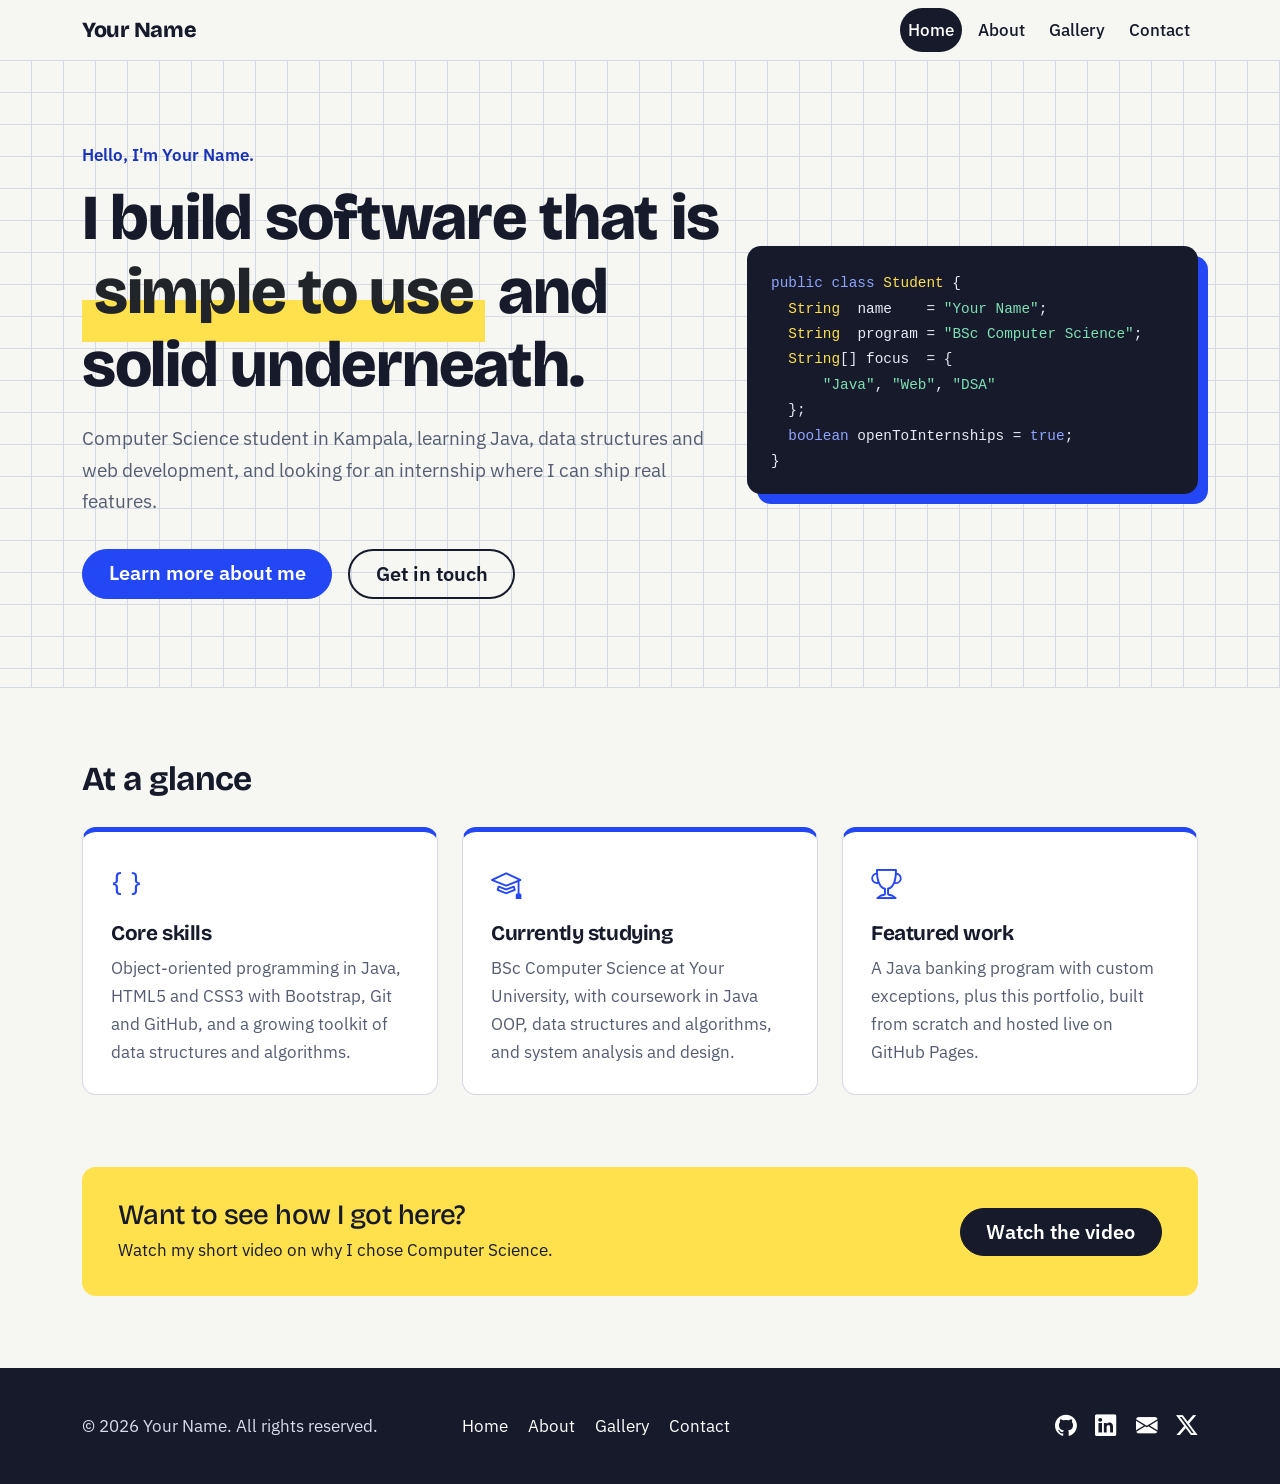
<file: portfolio/index.html>
<!doctype html>
<html lang="en">
  <head>
    <meta charset="UTF-8" />
    <meta name="viewport" content="width=device-width, initial-scale=1" />
    <title>Home | SALEM Giire</title>
    <meta
      name="description"
      content="Portfolio of a Computer Science student: Java, web development and problem solving."
    />
    <link rel="preconnect" href="https://fonts.googleapis.com" />
    <link rel="preconnect" href="https://fonts.gstatic.com" crossorigin />
    <link
      href="https://fonts.googleapis.com/css2?family=Bricolage+Grotesque:opsz,wght@12..96,500;12..96,700;12..96,800&family=IBM+Plex+Sans:wght@400;500;600&family=IBM+Plex+Mono:wght@400;500&display=swap"
      rel="stylesheet"
    />
    <link
      href="https://cdn.jsdelivr.net/npm/bootstrap@5.3.3/dist/css/bootstrap.min.css"
      rel="stylesheet"
    />
    <link
      href="https://cdn.jsdelivr.net/npm/bootstrap-icons@1.11.3/font/bootstrap-icons.min.css"
      rel="stylesheet"
    />
    <link href="css/style.css" rel="stylesheet" />
  </head>
  <body>
    <a class="visually-hidden-focusable skip-link" href="#main"
      >Skip to main content</a
    >
    <nav class="navbar navbar-expand-md sticky-top site-nav">
      <div class="container">
        <a class="navbar-brand" href="index.html">Your Name</a>
        <button
          class="navbar-toggler"
          type="button"
          data-bs-toggle="collapse"
          data-bs-target="#mainNav"
          aria-controls="mainNav"
          aria-expanded="false"
          aria-label="Toggle navigation"
        >
          <span class="navbar-toggler-icon"></span>
        </button>
        <div class="collapse navbar-collapse" id="mainNav">
          <ul class="navbar-nav ms-auto gap-md-2">
            <li class="nav-item">
              <a class="nav-link active" aria-current="page" href="index.html"
                >Home</a
              >
            </li>
            <li class="nav-item">
              <a class="nav-link" href="about.html">About</a>
            </li>
            <li class="nav-item">
              <a class="nav-link" href="gallery.html">Gallery</a>
            </li>
            <li class="nav-item">
              <a class="nav-link" href="contact.html">Contact</a>
            </li>
          </ul>
        </div>
      </div>
    </nav>

    <main id="main">
      <!-- HERO -->
      <section class="hero">
        <div class="container">
          <div class="row align-items-center gy-5">
            <div class="col-lg-7">
              <p class="hero-kicker">Hello, I'm Your Name.</p>
              <h1 class="hero-title">
                I build software that is
                <span class="mark">simple to use</span> and solid underneath.
              </h1>
              <p class="hero-lead">
                Computer Science student in Kampala, learning Java, data
                structures and web development, and looking for an internship
                where I can ship real features.
              </p>
              <div class="d-flex flex-wrap gap-3">
                <a href="about.html" class="btn btn-brand btn-lg"
                  >Learn more about me</a
                >
                <a href="contact.html" class="btn btn-outline-ink btn-lg"
                  >Get in touch</a
                >
              </div>
            </div>
            <div class="col-lg-5">
              <figure
                class="code-card mb-0"
                aria-label="A Java class describing me"
              >
                <pre><code><span class="c-k">public class</span> <span class="c-t">Student</span> {
  <span class="c-t">String</span>  name    = <span class="c-s">"Your Name"</span>;
  <span class="c-t">String</span>  program = <span class="c-s">"BSc Computer Science"</span>;
  <span class="c-t">String</span>[] focus  = {
      <span class="c-s">"Java"</span>, <span class="c-s">"Web"</span>, <span class="c-s">"DSA"</span>
  };
  <span class="c-k">boolean</span> openToInternships = <span class="c-k">true</span>;
}</code></pre>
              </figure>
            </div>
          </div>
        </div>
      </section>

      <!-- HIGHLIGHTS -->
      <section class="section">
        <div class="container">
          <h2 class="section-title">At a glance</h2>
          <div class="row g-4">
            <div class="col-md-4">
              <article class="glance h-100">
                <i class="bi bi-braces glance-icon"></i>
                <h3>Core skills</h3>
                <p>
                  Object-oriented programming in Java, HTML5 and CSS3 with
                  Bootstrap, Git and GitHub, and a growing toolkit of data
                  structures and algorithms.
                </p>
              </article>
            </div>
            <div class="col-md-4">
              <article class="glance h-100">
                <i class="bi bi-mortarboard glance-icon"></i>
                <h3>Currently studying</h3>
                <p>
                  BSc Computer Science at Your University, with coursework in
                  Java OOP, data structures and algorithms, and system analysis
                  and design.
                </p>
              </article>
            </div>
            <div class="col-md-4">
              <article class="glance h-100">
                <i class="bi bi-trophy glance-icon"></i>
                <h3>Featured work</h3>
                <p>
                  A Java banking program with custom exceptions, plus this
                  portfolio, built from scratch and hosted live on GitHub Pages.
                </p>
              </article>
            </div>
          </div>
        </div>
      </section>

      <!-- CTA STRIP -->
      <section class="section pt-0">
        <div class="container">
          <div class="strip">
            <div>
              <h2 class="h3 mb-1">Want to see how I got here?</h2>
              <p class="mb-0">
                Watch my short video on why I chose Computer Science.
              </p>
            </div>
            <a href="gallery.html" class="btn btn-ink btn-lg"
              >Watch the video</a
            >
          </div>
        </div>
      </section>
    </main>

    <footer class="site-footer">
      <div class="container">
        <div class="row gy-3 align-items-center">
          <div class="col-md-4">
            <p class="mb-0">&copy; 2026 Your Name. All rights reserved.</p>
          </div>
          <div class="col-md-4">
            <nav class="footer-links" aria-label="Footer">
              <a href="index.html">Home</a> <a href="about.html">About</a>
              <a href="gallery.html">Gallery</a>
              <a href="contact.html">Contact</a>
            </nav>
          </div>
          <div class="col-md-4 text-md-end">
            <a
              href="https://github.com/your-username"
              aria-label="GitHub"
              class="social"
              ><i class="bi bi-github"></i
            ></a>
            <a
              href="https://www.linkedin.com/in/your-username"
              aria-label="LinkedIn"
              class="social"
              ><i class="bi bi-linkedin"></i
            ></a>
            <a
              href="mailto:your.name@university.ac.ug"
              aria-label="Email"
              class="social"
              ><i class="bi bi-envelope-fill"></i
            ></a>
            <a
              href="https://x.com/your-username"
              aria-label="X (Twitter)"
              class="social"
              ><i class="bi bi-twitter-x"></i
            ></a>
          </div>
        </div>
      </div>
    </footer>
    <script src="https://cdn.jsdelivr.net/npm/bootstrap@5.3.3/dist/js/bootstrap.bundle.min.js"></script>
    <script src="js/main.js"></script>
  </body>
</html>
</file>
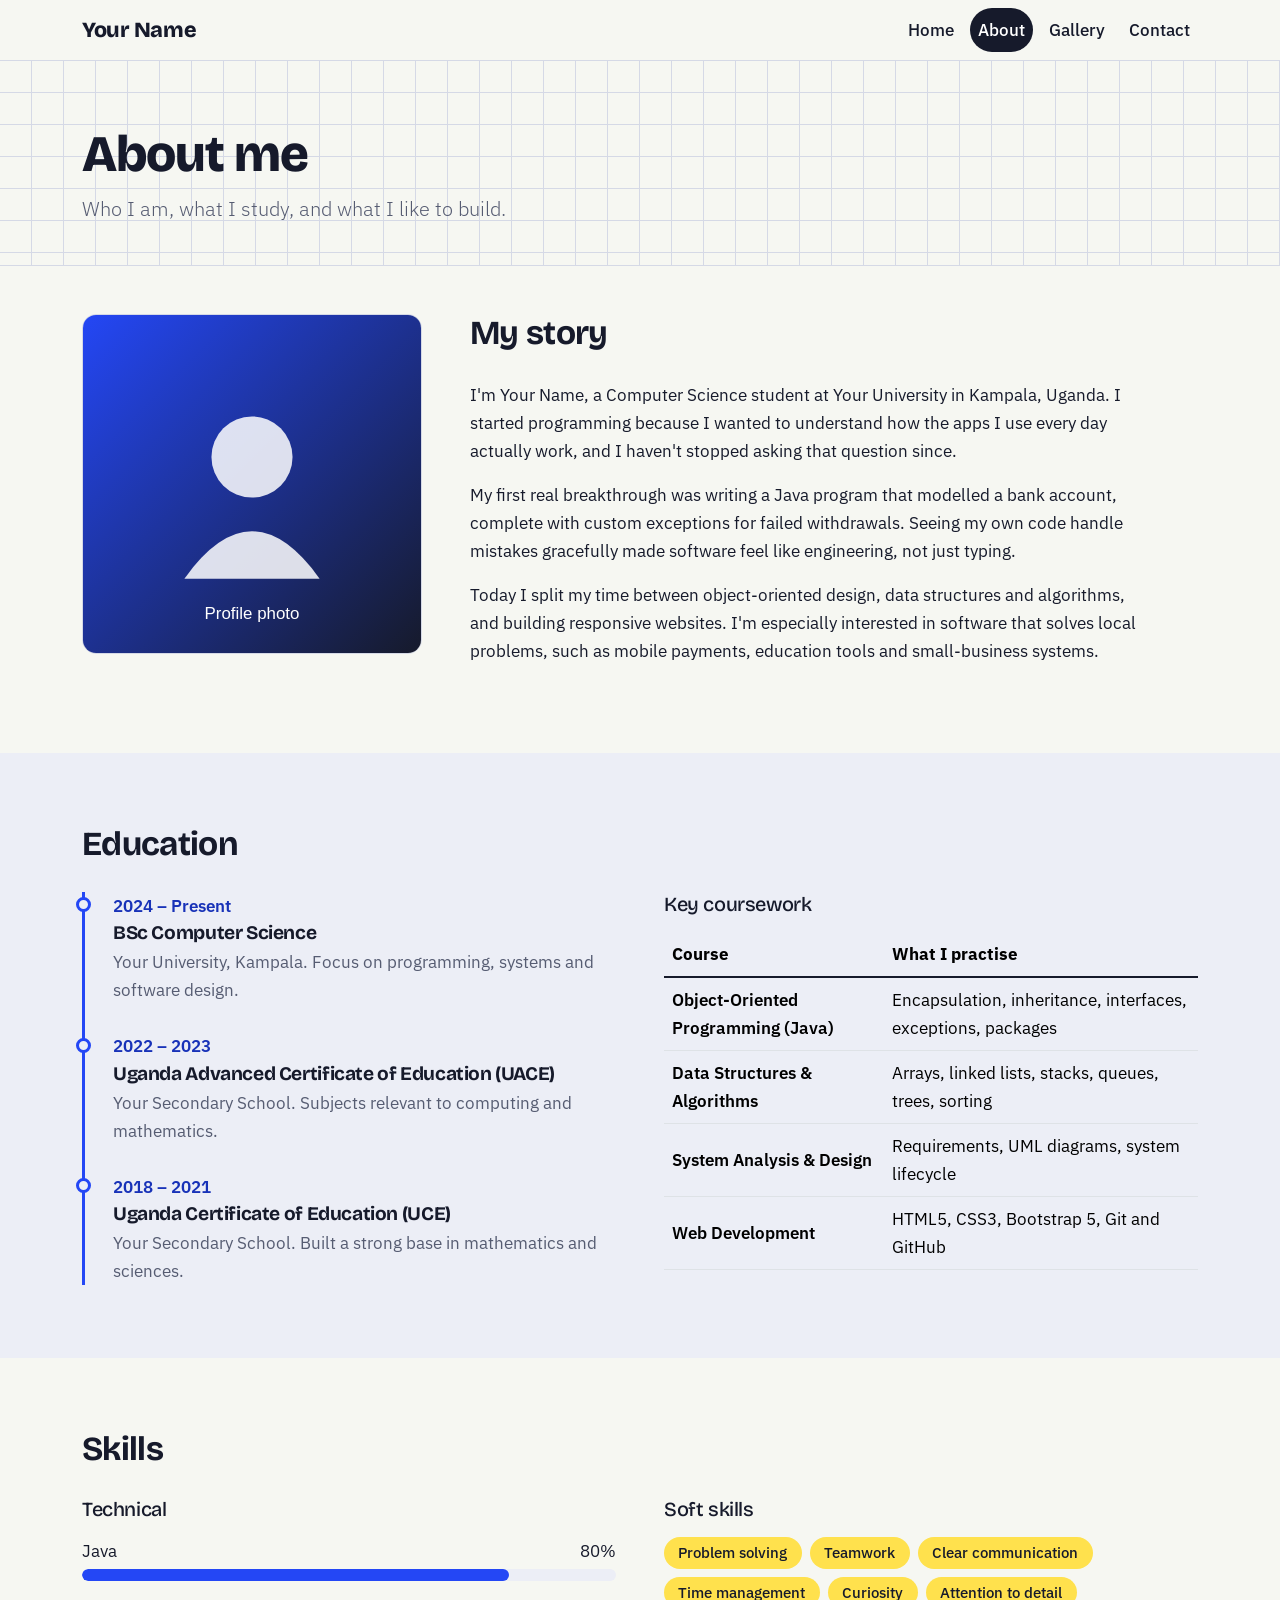
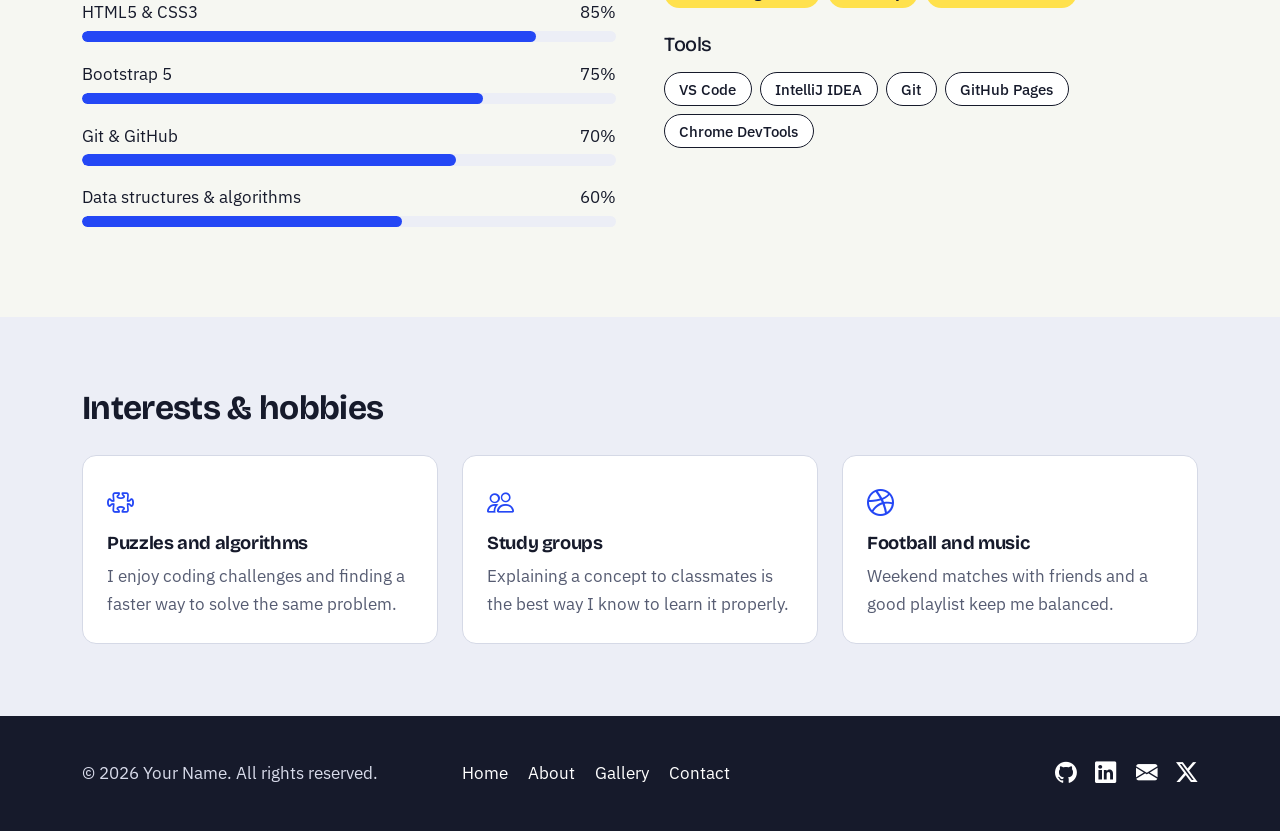
<file: portfolio/about.html>
<!doctype html>
<html lang="en">
  <head>
    <meta charset="UTF-8" />
    <meta name="viewport" content="width=device-width, initial-scale=1" />
    <title>About | Your Name</title>
    <meta
      name="description"
      content="Biography, education, skills and interests."
    />
    <link rel="preconnect" href="https://fonts.googleapis.com" />
    <link rel="preconnect" href="https://fonts.gstatic.com" crossorigin />
    <link
      href="https://fonts.googleapis.com/css2?family=Bricolage+Grotesque:opsz,wght@12..96,500;12..96,700;12..96,800&family=IBM+Plex+Sans:wght@400;500;600&family=IBM+Plex+Mono:wght@400;500&display=swap"
      rel="stylesheet"
    />
    <link
      href="https://cdn.jsdelivr.net/npm/bootstrap@5.3.3/dist/css/bootstrap.min.css"
      rel="stylesheet"
    />
    <link
      href="https://cdn.jsdelivr.net/npm/bootstrap-icons@1.11.3/font/bootstrap-icons.min.css"
      rel="stylesheet"
    />
    <link href="css/style.css" rel="stylesheet" />
  </head>
  <body>
    <a class="visually-hidden-focusable skip-link" href="#main"
      >Skip to main content</a
    >
    <nav class="navbar navbar-expand-md sticky-top site-nav">
      <div class="container">
        <a class="navbar-brand" href="index.html">Your Name</a>
        <button
          class="navbar-toggler"
          type="button"
          data-bs-toggle="collapse"
          data-bs-target="#mainNav"
          aria-controls="mainNav"
          aria-expanded="false"
          aria-label="Toggle navigation"
        >
          <span class="navbar-toggler-icon"></span>
        </button>
        <div class="collapse navbar-collapse" id="mainNav">
          <ul class="navbar-nav ms-auto gap-md-2">
            <li class="nav-item">
              <a class="nav-link" href="index.html">Home</a>
            </li>
            <li class="nav-item">
              <a class="nav-link active" aria-current="page" href="about.html"
                >About</a
              >
            </li>
            <li class="nav-item">
              <a class="nav-link" href="gallery.html">Gallery</a>
            </li>
            <li class="nav-item">
              <a class="nav-link" href="contact.html">Contact</a>
            </li>
          </ul>
        </div>
      </div>
    </nav>

    <main id="main">
      <header class="page-head">
        <div class="container">
          <h1>About me</h1>
          <p class="lead">Who I am, what I study, and what I like to build.</p>
        </div>
      </header>

      <!-- BIOGRAPHY -->
      <section class="section pt-0">
        <div class="container">
          <div class="row g-5 align-items-start">
            <div class="col-md-4">
              <img
                src="images/profile.svg"
                class="img-fluid portrait"
                alt="Portrait of Your Name"
                width="600"
                height="600"
              />
            </div>
            <div class="col-md-8">
              <h2 class="section-title">My story</h2>
              <p>
                I'm Your Name, a Computer Science student at Your University in
                Kampala, Uganda. I started programming because I wanted to
                understand how the apps I use every day actually work, and I
                haven't stopped asking that question since.
              </p>
              <p>
                My first real breakthrough was writing a Java program that
                modelled a bank account, complete with custom exceptions for
                failed withdrawals. Seeing my own code handle mistakes
                gracefully made software feel like engineering, not just typing.
              </p>
              <p>
                Today I split my time between object-oriented design, data
                structures and algorithms, and building responsive websites. I'm
                especially interested in software that solves local problems,
                such as mobile payments, education tools and small-business
                systems.
              </p>
            </div>
          </div>
        </div>
      </section>

      <!-- EDUCATION -->
      <section class="section alt">
        <div class="container">
          <h2 class="section-title">Education</h2>
          <div class="row g-5">
            <div class="col-lg-6">
              <ol class="timeline">
                <li>
                  <span class="when">2024 &ndash; Present</span>
                  <h3>BSc Computer Science</h3>
                  <p>
                    Your University, Kampala. Focus on programming, systems and
                    software design.
                  </p>
                </li>
                <li>
                  <span class="when">2022 &ndash; 2023</span>
                  <h3>Uganda Advanced Certificate of Education (UACE)</h3>
                  <p>
                    Your Secondary School. Subjects relevant to computing and
                    mathematics.
                  </p>
                </li>
                <li>
                  <span class="when">2018 &ndash; 2021</span>
                  <h3>Uganda Certificate of Education (UCE)</h3>
                  <p>
                    Your Secondary School. Built a strong base in mathematics
                    and sciences.
                  </p>
                </li>
              </ol>
            </div>
            <div class="col-lg-6">
              <h3 class="h5 mb-3">Key coursework</h3>
              <div class="table-responsive">
                <table class="table align-middle course-table">
                  <thead>
                    <tr>
                      <th scope="col">Course</th>
                      <th scope="col">What I practise</th>
                    </tr>
                  </thead>
                  <tbody>
                    <tr>
                      <th scope="row">Object-Oriented Programming (Java)</th>
                      <td>
                        Encapsulation, inheritance, interfaces, exceptions,
                        packages
                      </td>
                    </tr>
                    <tr>
                      <th scope="row">Data Structures &amp; Algorithms</th>
                      <td>
                        Arrays, linked lists, stacks, queues, trees, sorting
                      </td>
                    </tr>
                    <tr>
                      <th scope="row">System Analysis &amp; Design</th>
                      <td>Requirements, UML diagrams, system lifecycle</td>
                    </tr>
                    <tr>
                      <th scope="row">Web Development</th>
                      <td>HTML5, CSS3, Bootstrap 5, Git and GitHub</td>
                    </tr>
                  </tbody>
                </table>
              </div>
            </div>
          </div>
        </div>
      </section>

      <!-- SKILLS -->
      <section class="section">
        <div class="container">
          <h2 class="section-title">Skills</h2>
          <div class="row g-5">
            <div class="col-lg-6">
              <h3 class="h5 mb-3">Technical</h3>
              <div class="skill">
                <div class="d-flex justify-content-between">
                  <span>Java</span><span>80%</span>
                </div>
                <div
                  class="progress"
                  role="progressbar"
                  aria-label="Java"
                  aria-valuenow="80"
                  aria-valuemin="0"
                  aria-valuemax="100"
                >
                  <div class="progress-bar" style="width: 80%"></div>
                </div>
              </div>
              <div class="skill">
                <div class="d-flex justify-content-between">
                  <span>HTML5 &amp; CSS3</span><span>85%</span>
                </div>
                <div
                  class="progress"
                  role="progressbar"
                  aria-label="HTML5 and CSS3"
                  aria-valuenow="85"
                  aria-valuemin="0"
                  aria-valuemax="100"
                >
                  <div class="progress-bar" style="width: 85%"></div>
                </div>
              </div>
              <div class="skill">
                <div class="d-flex justify-content-between">
                  <span>Bootstrap 5</span><span>75%</span>
                </div>
                <div
                  class="progress"
                  role="progressbar"
                  aria-label="Bootstrap 5"
                  aria-valuenow="75"
                  aria-valuemin="0"
                  aria-valuemax="100"
                >
                  <div class="progress-bar" style="width: 75%"></div>
                </div>
              </div>
              <div class="skill">
                <div class="d-flex justify-content-between">
                  <span>Git &amp; GitHub</span><span>70%</span>
                </div>
                <div
                  class="progress"
                  role="progressbar"
                  aria-label="Git and GitHub"
                  aria-valuenow="70"
                  aria-valuemin="0"
                  aria-valuemax="100"
                >
                  <div class="progress-bar" style="width: 70%"></div>
                </div>
              </div>
              <div class="skill">
                <div class="d-flex justify-content-between">
                  <span>Data structures &amp; algorithms</span><span>60%</span>
                </div>
                <div
                  class="progress"
                  role="progressbar"
                  aria-label="Data structures and algorithms"
                  aria-valuenow="60"
                  aria-valuemin="0"
                  aria-valuemax="100"
                >
                  <div class="progress-bar" style="width: 60%"></div>
                </div>
              </div>
            </div>
            <div class="col-lg-6">
              <h3 class="h5 mb-3">Soft skills</h3>
              <div class="d-flex flex-wrap gap-2 mb-4">
                <span class="badge badge-soft">Problem solving</span>
                <span class="badge badge-soft">Teamwork</span>
                <span class="badge badge-soft">Clear communication</span>
                <span class="badge badge-soft">Time management</span>
                <span class="badge badge-soft">Curiosity</span>
                <span class="badge badge-soft">Attention to detail</span>
              </div>
              <h3 class="h5 mb-3">Tools</h3>
              <div class="d-flex flex-wrap gap-2">
                <span class="badge badge-tool">VS Code</span>
                <span class="badge badge-tool">IntelliJ IDEA</span>
                <span class="badge badge-tool">Git</span>
                <span class="badge badge-tool">GitHub Pages</span>
                <span class="badge badge-tool">Chrome DevTools</span>
              </div>
            </div>
          </div>
        </div>
      </section>

      <!-- INTERESTS -->
      <section class="section alt">
        <div class="container">
          <h2 class="section-title">Interests &amp; hobbies</h2>
          <div class="row g-4">
            <div class="col-md-4">
              <div class="interest">
                <i class="bi bi-puzzle"></i>
                <h3>Puzzles and algorithms</h3>
                <p>
                  I enjoy coding challenges and finding a faster way to solve
                  the same problem.
                </p>
              </div>
            </div>
            <div class="col-md-4">
              <div class="interest">
                <i class="bi bi-people"></i>
                <h3>Study groups</h3>
                <p>
                  Explaining a concept to classmates is the best way I know to
                  learn it properly.
                </p>
              </div>
            </div>
            <div class="col-md-4">
              <div class="interest">
                <i class="bi bi-dribbble"></i>
                <h3>Football and music</h3>
                <p>
                  Weekend matches with friends and a good playlist keep me
                  balanced.
                </p>
              </div>
            </div>
          </div>
        </div>
      </section>
    </main>

    <footer class="site-footer">
      <div class="container">
        <div class="row gy-3 align-items-center">
          <div class="col-md-4">
            <p class="mb-0">&copy; 2026 Your Name. All rights reserved.</p>
          </div>
          <div class="col-md-4">
            <nav class="footer-links" aria-label="Footer">
              <a href="index.html">Home</a> <a href="about.html">About</a>
              <a href="gallery.html">Gallery</a>
              <a href="contact.html">Contact</a>
            </nav>
          </div>
          <div class="col-md-4 text-md-end">
            <a
              href="https://github.com/your-username"
              aria-label="GitHub"
              class="social"
              ><i class="bi bi-github"></i
            ></a>
            <a
              href="https://www.linkedin.com/in/your-username"
              aria-label="LinkedIn"
              class="social"
              ><i class="bi bi-linkedin"></i
            ></a>
            <a
              href="mailto:your.name@university.ac.ug"
              aria-label="Email"
              class="social"
              ><i class="bi bi-envelope-fill"></i
            ></a>
            <a
              href="https://x.com/your-username"
              aria-label="X (Twitter)"
              class="social"
              ><i class="bi bi-twitter-x"></i
            ></a>
          </div>
        </div>
      </div>
    </footer>
    <script src="https://cdn.jsdelivr.net/npm/bootstrap@5.3.3/dist/js/bootstrap.bundle.min.js"></script>
    <script src="js/main.js"></script>
  </body>
</html>
</file>
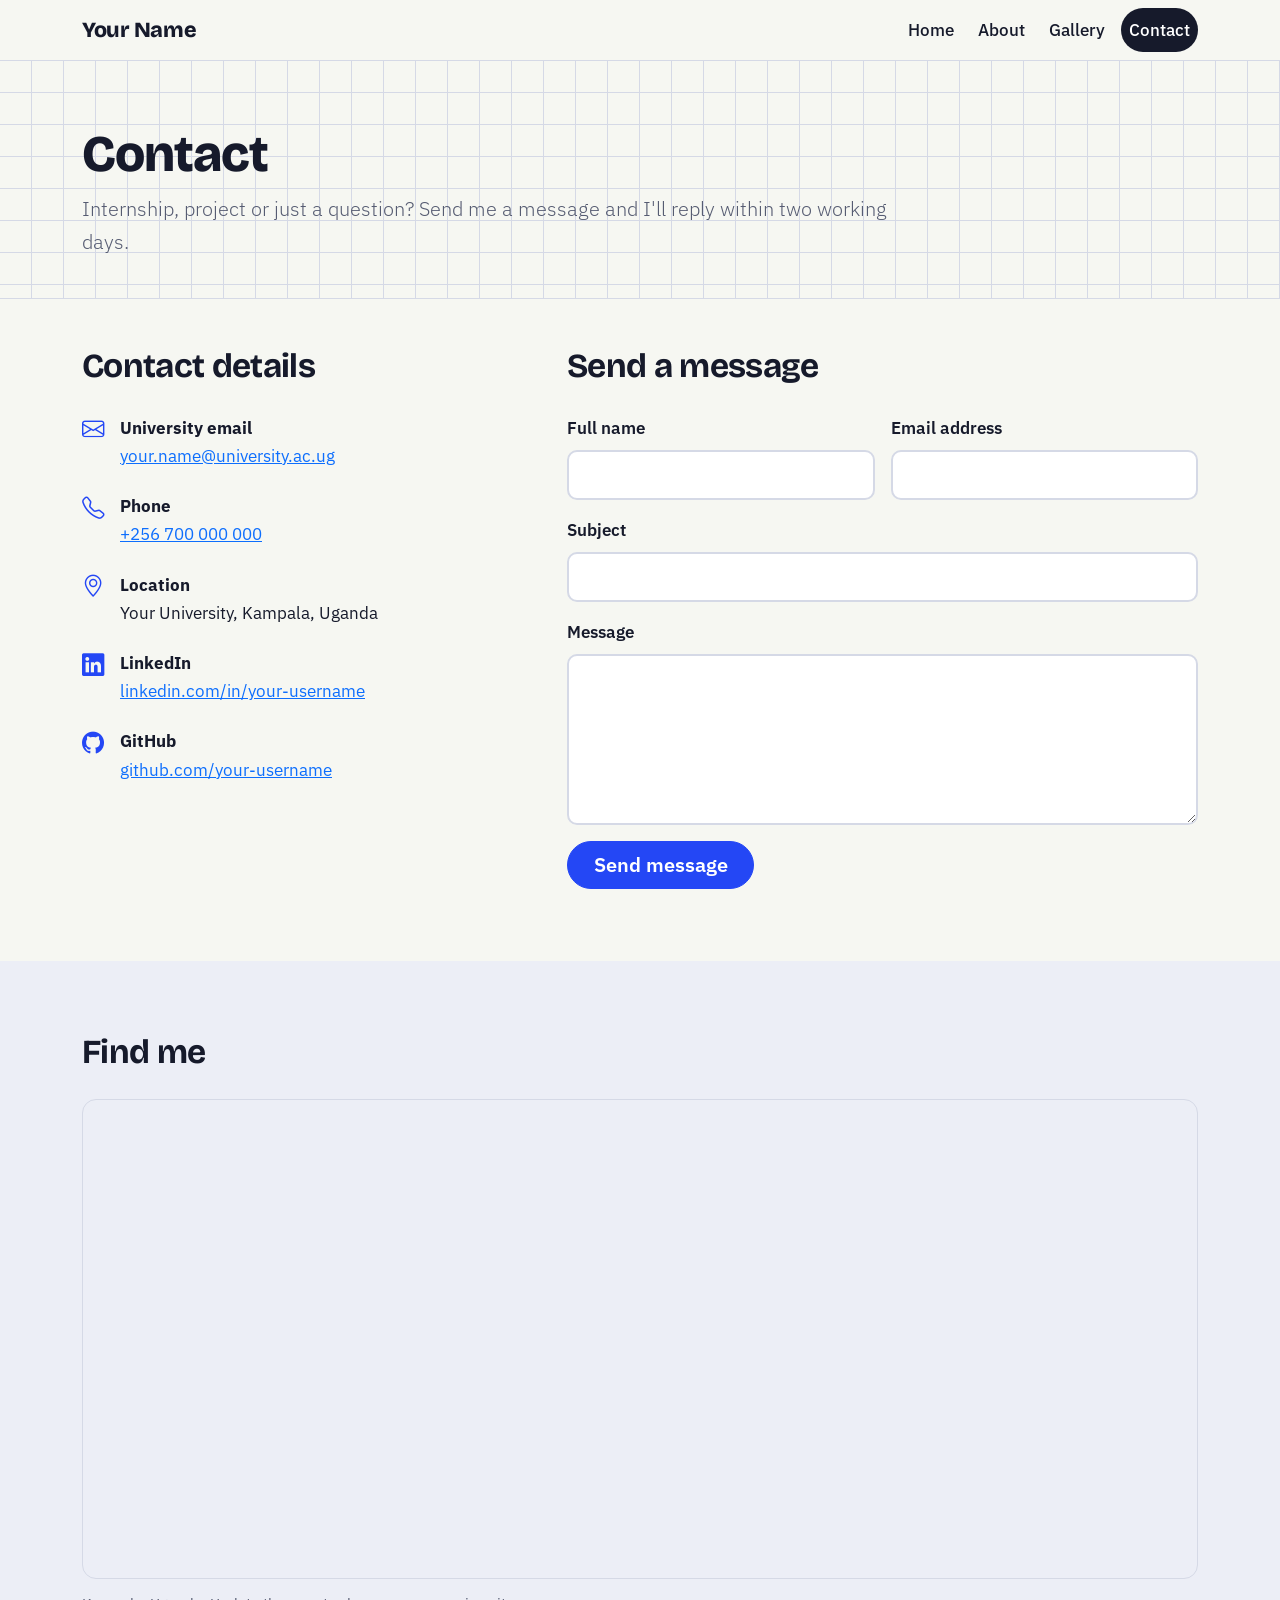
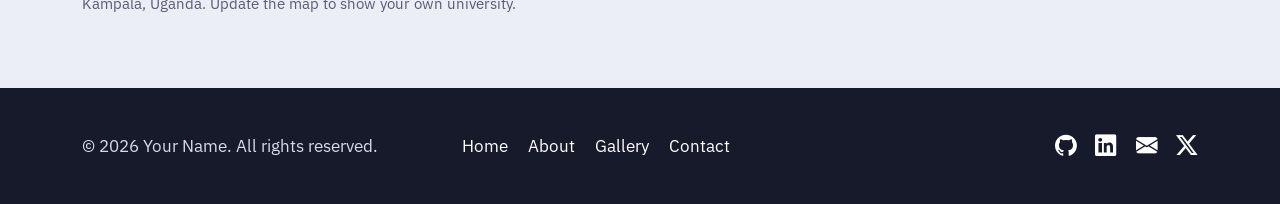
<file: portfolio/contact.html>
<!doctype html>
<html lang="en">
  <head>
    <meta charset="UTF-8" />
    <meta name="viewport" content="width=device-width, initial-scale=1" />
    <title>Contact | Your Name</title>
    <meta
      name="description"
      content="Get in touch: email, phone, location and a contact form."
    />
    <link rel="preconnect" href="https://fonts.googleapis.com" />
    <link rel="preconnect" href="https://fonts.gstatic.com" crossorigin />
    <link
      href="https://fonts.googleapis.com/css2?family=Bricolage+Grotesque:opsz,wght@12..96,500;12..96,700;12..96,800&family=IBM+Plex+Sans:wght@400;500;600&family=IBM+Plex+Mono:wght@400;500&display=swap"
      rel="stylesheet"
    />
    <link
      href="https://cdn.jsdelivr.net/npm/bootstrap@5.3.3/dist/css/bootstrap.min.css"
      rel="stylesheet"
    />
    <link
      href="https://cdn.jsdelivr.net/npm/bootstrap-icons@1.11.3/font/bootstrap-icons.min.css"
      rel="stylesheet"
    />
    <link href="css/style.css" rel="stylesheet" />
  </head>
  <body>
    <a class="visually-hidden-focusable skip-link" href="#main"
      >Skip to main content</a
    >
    <nav class="navbar navbar-expand-md sticky-top site-nav">
      <div class="container">
        <a class="navbar-brand" href="index.html">Your Name</a>
        <button
          class="navbar-toggler"
          type="button"
          data-bs-toggle="collapse"
          data-bs-target="#mainNav"
          aria-controls="mainNav"
          aria-expanded="false"
          aria-label="Toggle navigation"
        >
          <span class="navbar-toggler-icon"></span>
        </button>
        <div class="collapse navbar-collapse" id="mainNav">
          <ul class="navbar-nav ms-auto gap-md-2">
            <li class="nav-item">
              <a class="nav-link" href="index.html">Home</a>
            </li>
            <li class="nav-item">
              <a class="nav-link" href="about.html">About</a>
            </li>
            <li class="nav-item">
              <a class="nav-link" href="gallery.html">Gallery</a>
            </li>
            <li class="nav-item">
              <a class="nav-link active" aria-current="page" href="contact.html"
                >Contact</a
              >
            </li>
          </ul>
        </div>
      </div>
    </nav>

    <main id="main">
      <header class="page-head">
        <div class="container">
          <h1>Contact</h1>
          <p class="lead">
            Internship, project or just a question? Send me a message and I'll
            reply within two working days.
          </p>
        </div>
      </header>

      <section class="section pt-0">
        <div class="container">
          <div class="row g-5">
            <!-- INFO -->
            <div class="col-lg-5">
              <h2 class="section-title">Contact details</h2>
              <ul class="contact-list list-unstyled">
                <li>
                  <i class="bi bi-envelope"></i>
                  <div>
                    <strong>University email</strong
                    ><a href="mailto:your.name@university.ac.ug"
                      >your.name@university.ac.ug</a
                    >
                  </div>
                </li>
                <li>
                  <i class="bi bi-telephone"></i>
                  <div>
                    <strong>Phone</strong
                    ><a href="tel:+256700000000">+256 700 000 000</a>
                  </div>
                </li>
                <li>
                  <i class="bi bi-geo-alt"></i>
                  <div>
                    <strong>Location</strong>Your University, Kampala, Uganda
                  </div>
                </li>
                <li>
                  <i class="bi bi-linkedin"></i>
                  <div>
                    <strong>LinkedIn</strong
                    ><a
                      href="https://www.linkedin.com/in/your-username"
                      target="_blank"
                      rel="noopener"
                      >linkedin.com/in/your-username</a
                    >
                  </div>
                </li>
                <li>
                  <i class="bi bi-github"></i>
                  <div>
                    <strong>GitHub</strong
                    ><a
                      href="https://github.com/your-username"
                      target="_blank"
                      rel="noopener"
                      >github.com/your-username</a
                    >
                  </div>
                </li>
              </ul>
            </div>

            <!-- FORM -->
            <div class="col-lg-7">
              <h2 class="section-title">Send a message</h2>
              <form id="contactForm" class="needs-validation" novalidate>
                <div class="row g-3">
                  <div class="col-md-6">
                    <label for="fullName" class="form-label">Full name</label>
                    <input
                      type="text"
                      class="form-control"
                      id="fullName"
                      name="name"
                      required
                      autocomplete="name"
                    />
                    <div class="invalid-feedback">Enter your full name.</div>
                  </div>
                  <div class="col-md-6">
                    <label for="email" class="form-label">Email address</label>
                    <input
                      type="email"
                      class="form-control"
                      id="email"
                      name="email"
                      required
                      autocomplete="email"
                    />
                    <div class="invalid-feedback">
                      Enter a valid email address.
                    </div>
                  </div>
                  <div class="col-12">
                    <label for="subject" class="form-label">Subject</label>
                    <input
                      type="text"
                      class="form-control"
                      id="subject"
                      name="subject"
                      required
                    />
                    <div class="invalid-feedback">Add a subject.</div>
                  </div>
                  <div class="col-12">
                    <label for="message" class="form-label">Message</label>
                    <textarea
                      class="form-control"
                      id="message"
                      name="message"
                      rows="6"
                      required
                    ></textarea>
                    <div class="invalid-feedback">Write a message.</div>
                  </div>
                  <div class="col-12">
                    <button type="submit" class="btn btn-brand btn-lg">
                      Send message
                    </button>
                  </div>
                </div>
                <div
                  id="formStatus"
                  class="alert alert-success mt-4 d-none"
                  role="status"
                >
                  Thank you! Your email app should open with your message ready
                  to send.
                </div>
              </form>
            </div>
          </div>
        </div>
      </section>

      <!-- MAP (bonus) -->
      <section class="section alt">
        <div class="container">
          <h2 class="section-title">Find me</h2>
          <div class="map-wrap ratio ratio-21x9">
            <iframe
              title="Map of Kampala, Uganda"
              loading="lazy"
              src="https://www.openstreetmap.org/export/embed.html?bbox=32.52%2C0.28%2C32.64%2C0.38&amp;layer=mapnik"
            ></iframe>
          </div>
          <p class="map-note mb-0">
            Kampala, Uganda. Update the map to show your own university.
          </p>
        </div>
      </section>
    </main>

    <footer class="site-footer">
      <div class="container">
        <div class="row gy-3 align-items-center">
          <div class="col-md-4">
            <p class="mb-0">&copy; 2026 Your Name. All rights reserved.</p>
          </div>
          <div class="col-md-4">
            <nav class="footer-links" aria-label="Footer">
              <a href="index.html">Home</a> <a href="about.html">About</a>
              <a href="gallery.html">Gallery</a>
              <a href="contact.html">Contact</a>
            </nav>
          </div>
          <div class="col-md-4 text-md-end">
            <a
              href="https://github.com/your-username"
              aria-label="GitHub"
              class="social"
              ><i class="bi bi-github"></i
            ></a>
            <a
              href="https://www.linkedin.com/in/your-username"
              aria-label="LinkedIn"
              class="social"
              ><i class="bi bi-linkedin"></i
            ></a>
            <a
              href="mailto:your.name@university.ac.ug"
              aria-label="Email"
              class="social"
              ><i class="bi bi-envelope-fill"></i
            ></a>
            <a
              href="https://x.com/your-username"
              aria-label="X (Twitter)"
              class="social"
              ><i class="bi bi-twitter-x"></i
            ></a>
          </div>
        </div>
      </div>
    </footer>
    <script src="https://cdn.jsdelivr.net/npm/bootstrap@5.3.3/dist/js/bootstrap.bundle.min.js"></script>
    <script src="js/main.js"></script>
  </body>
</html>
</file>
<file: portfolio/css/style.css>
/* ===== Design tokens ===== */
:root {
  --paper: #f6f7f2;
  --paper-alt: #eceef6;
  --ink: #161a2b;
  --muted: #565c72;
  --line: #d5d9e6;
  --blue: #2447f5;
  --blue-dark: #1832b8;
  --mark: #ffe14d;
  --radius: 14px;
  --bs-body-font-family: "IBM Plex Sans", system-ui, sans-serif;
  --bs-body-color: var(--ink);
  --bs-body-bg: var(--paper);
  --bs-link-color: var(--blue-dark);
  --bs-link-hover-color: var(--blue);
}

html {
  scroll-behavior: smooth;
}
body {
  font-size: 1.0625rem;
  line-height: 1.65;
}
p {
  max-width: 68ch;
}

h1,
h2,
h3,
h4,
.navbar-brand {
  font-family: "Bricolage Grotesque", "IBM Plex Sans", sans-serif;
  letter-spacing: -0.02em;
  line-height: 1.15;
}

:focus-visible {
  outline: 3px solid var(--blue);
  outline-offset: 3px;
}

.skip-link {
  position: absolute;
  left: 1rem;
  top: 1rem;
  z-index: 2000;
  background: var(--ink);
  color: #fff;
  padding: 0.5rem 1rem;
  border-radius: 8px;
}

/* ===== Navbar ===== */
.site-nav {
  background: rgba(246, 247, 242, 0.92);
  backdrop-filter: blur(8px);
  border-bottom: 1px solid var(--line);
}
.site-nav .navbar-brand {
  font-weight: 800;
  font-size: 1.35rem;
  color: var(--ink);
}
.site-nav .nav-link {
  color: var(--ink);
  font-weight: 500;
  padding: 0.5rem 0.9rem;
  border-radius: 999px;
}
.site-nav .nav-link:hover {
  background: var(--paper-alt);
}
.site-nav .nav-link.active {
  background: var(--ink);
  color: #fff;
}

/* ===== Buttons ===== */
.btn {
  font-weight: 600;
  border-radius: 999px;
  padding-inline: 1.6rem;
}
.btn-brand {
  background: var(--blue);
  border-color: var(--blue);
  color: #fff;
}
.btn-brand:hover,
.btn-brand:focus {
  background: var(--blue-dark);
  border-color: var(--blue-dark);
  color: #fff;
}
.btn-ink {
  background: var(--ink);
  border-color: var(--ink);
  color: #fff;
}
.btn-ink:hover {
  background: #000;
  border-color: #000;
  color: #fff;
}
.btn-outline-ink {
  border: 2px solid var(--ink);
  color: var(--ink);
  background: transparent;
}
.btn-outline-ink:hover {
  background: var(--ink);
  color: #fff;
}

/* ===== Hero (graph-paper background) ===== */
.hero {
  padding: 5rem 0 5.5rem;
  background-color: var(--paper);
  background-image:
    linear-gradient(var(--line) 1px, transparent 1px),
    linear-gradient(90deg, var(--line) 1px, transparent 1px);
  background-size: 32px 32px;
  background-position: -1px -1px;
  border-bottom: 1px solid var(--line);
}
.hero-kicker {
  font-weight: 600;
  color: var(--blue-dark);
  margin-bottom: 0.75rem;
}
.hero-title {
  font-size: clamp(2.4rem, 5.5vw, 4rem);
  font-weight: 800;
  margin-bottom: 1.25rem;
}
.hero-title .mark {
  background: linear-gradient(transparent 58%, var(--mark) 58%);
}
.hero-lead {
  font-size: 1.2rem;
  color: var(--muted);
  margin-bottom: 2rem;
}

.code-card {
  background: var(--ink);
  border-radius: var(--radius);
  padding: 1.5rem 1.5rem 1.25rem;
  box-shadow: 10px 10px 0 var(--blue);
  overflow-x: auto;
}
.code-card pre {
  margin: 0;
  color: #e8eaf5;
  font-family: "IBM Plex Mono", monospace;
  font-size: 0.9rem;
  line-height: 1.7;
}
.c-k {
  color: #8fa5ff;
}
.c-t {
  color: #ffe14d;
}
.c-s {
  color: #7ee0b5;
}

/* ===== Sections ===== */
.section {
  padding: 4.5rem 0;
}
.section.alt {
  background: var(--paper-alt);
}
.section-title {
  font-size: clamp(1.6rem, 3vw, 2.1rem);
  font-weight: 700;
  margin-bottom: 1.75rem;
}

.page-head {
  padding: 4rem 0 2.5rem;
  border-bottom: 1px solid var(--line);
  margin-bottom: 3rem;
  background-color: var(--paper);
  background-image:
    linear-gradient(var(--line) 1px, transparent 1px),
    linear-gradient(90deg, var(--line) 1px, transparent 1px);
  background-size: 32px 32px;
  background-position: -1px -1px;
}
.page-head h1 {
  font-size: clamp(2.2rem, 5vw, 3.2rem);
  font-weight: 800;
}
.page-head .lead {
  color: var(--muted);
  margin-bottom: 0;
}

/* ===== Home: glance cards ===== */
.glance {
  background: #fff;
  border: 1px solid var(--line);
  border-top: 5px solid var(--blue);
  border-radius: var(--radius);
  padding: 1.75rem;
}
.glance h3 {
  font-size: 1.3rem;
  font-weight: 700;
}
.glance p {
  color: var(--muted);
  margin-bottom: 0;
}
.glance-icon {
  font-size: 1.9rem;
  color: var(--blue);
  display: block;
  margin-bottom: 0.75rem;
}

.strip {
  display: flex;
  flex-wrap: wrap;
  gap: 1.5rem;
  align-items: center;
  justify-content: space-between;
  background: var(--mark);
  border-radius: var(--radius);
  padding: 2rem 2.25rem;
}

/* ===== About ===== */
.portrait {
  border-radius: var(--radius);
  border: 1px solid var(--line);
}

.timeline {
  list-style: none;
  margin: 0;
  padding: 0 0 0 1.75rem;
  border-left: 3px solid var(--blue);
}
.timeline li {
  position: relative;
  padding-bottom: 1.75rem;
}
.timeline li:last-child {
  padding-bottom: 0;
}
.timeline li::before {
  content: "";
  position: absolute;
  left: calc(-1.75rem - 9px);
  top: 0.35rem;
  width: 15px;
  height: 15px;
  border-radius: 50%;
  background: var(--paper-alt);
  border: 3px solid var(--blue);
}
.timeline .when {
  font-weight: 600;
  color: var(--blue-dark);
}
.timeline h3 {
  font-size: 1.2rem;
  font-weight: 700;
  margin: 0.15rem 0 0.25rem;
}
.timeline p {
  color: var(--muted);
  margin-bottom: 0;
}

.course-table {
  --bs-table-bg: transparent;
}
.course-table thead th {
  border-bottom: 2px solid var(--ink);
}
.course-table tbody th {
  font-weight: 600;
}

.skill {
  margin-bottom: 1.1rem;
}
.progress {
  height: 0.7rem;
  background: var(--paper-alt);
  border-radius: 999px;
  margin-top: 0.3rem;
}
.progress-bar {
  background: var(--blue);
  border-radius: 999px;
}

.badge {
  font-weight: 500;
  font-size: 0.95rem;
  padding: 0.55em 0.95em;
  border-radius: 999px;
}
.badge-soft {
  background: var(--mark);
  color: var(--ink);
}
.badge-tool {
  background: #fff;
  color: var(--ink);
  border: 1px solid var(--ink);
}

.interest {
  background: #fff;
  border: 1px solid var(--line);
  border-radius: var(--radius);
  padding: 1.5rem;
  height: 100%;
}
.interest i {
  font-size: 1.7rem;
  color: var(--blue);
}
.interest h3 {
  font-size: 1.15rem;
  font-weight: 700;
  margin: 0.5rem 0;
}
.interest p {
  color: var(--muted);
  margin-bottom: 0;
}

/* ===== Gallery ===== */
.video-wrap video {
  background: #000;
  border-radius: var(--radius);
  object-fit: cover;
}
.video-wrap .ratio {
  border-radius: var(--radius);
  box-shadow: 10px 10px 0 var(--blue);
}
figcaption {
  color: var(--muted);
  font-size: 0.95rem;
}
.video-wrap figcaption {
  margin-top: 1.5rem;
}

.photo {
  background: #fff;
  border: 1px solid var(--line);
  border-radius: var(--radius);
  overflow: hidden;
  margin: 0;
  display: flex;
  flex-direction: column;
}
.photo-btn {
  border: 0;
  padding: 0;
  background: none;
  display: block;
  cursor: zoom-in;
}
.photo-btn img {
  width: 100%;
  display: block;
  transition: opacity 0.2s;
}
.photo-btn:hover img {
  opacity: 0.88;
}
.photo figcaption {
  padding: 1rem 1.15rem 1.25rem;
  display: flex;
  flex-direction: column;
  gap: 0.15rem;
}
.photo figcaption strong {
  color: var(--ink);
}

#photoModal .modal-content {
  border-radius: var(--radius);
  overflow: hidden;
}

/* ===== Contact ===== */
.contact-list li {
  display: flex;
  gap: 1rem;
  margin-bottom: 1.4rem;
}
.contact-list i {
  font-size: 1.4rem;
  color: var(--blue);
  line-height: 1.4;
}
.contact-list strong {
  display: block;
}
.contact-list a {
  word-break: break-word;
}

.form-label {
  font-weight: 600;
}
.form-control {
  border: 2px solid var(--line);
  border-radius: 10px;
  padding: 0.7rem 0.9rem;
  background: #fff;
}
.form-control:focus {
  border-color: var(--blue);
  box-shadow: 0 0 0 0.2rem rgba(36, 71, 245, 0.18);
}

.map-wrap {
  border-radius: var(--radius);
  overflow: hidden;
  border: 1px solid var(--line);
}
.map-wrap iframe {
  border: 0;
}
.map-note {
  margin-top: 0.75rem;
  color: var(--muted);
  font-size: 0.95rem;
}

/* ===== Footer ===== */
.site-footer {
  background: var(--ink);
  color: #d8dbea;
  padding: 2.5rem 0;
}
.site-footer p {
  margin: 0;
}
.footer-links {
  display: flex;
  flex-wrap: wrap;
  gap: 0.5rem 1.25rem;
}
.footer-links a,
.site-footer .social {
  color: #fff;
  text-decoration: none;
}
.footer-links a:hover {
  text-decoration: underline;
}
.site-footer .social {
  font-size: 1.35rem;
  margin-left: 0.9rem;
}
.site-footer .social:first-child {
  margin-left: 0;
}
.site-footer .social:hover {
  color: var(--mark);
}

@media (max-width: 575.98px) {
  .hero {
    padding: 3rem 0 3.5rem;
  }
  .section {
    padding: 3rem 0;
  }
  .strip {
    padding: 1.5rem;
  }
  .code-card {
    box-shadow: 6px 6px 0 var(--blue);
  }
  .code-card pre {
    font-size: 0.78rem;
  }
}

@media (prefers-reduced-motion: reduce) {
  html {
    scroll-behavior: auto;
  }
  * {
    transition: none !important;
  }
}
</file>
